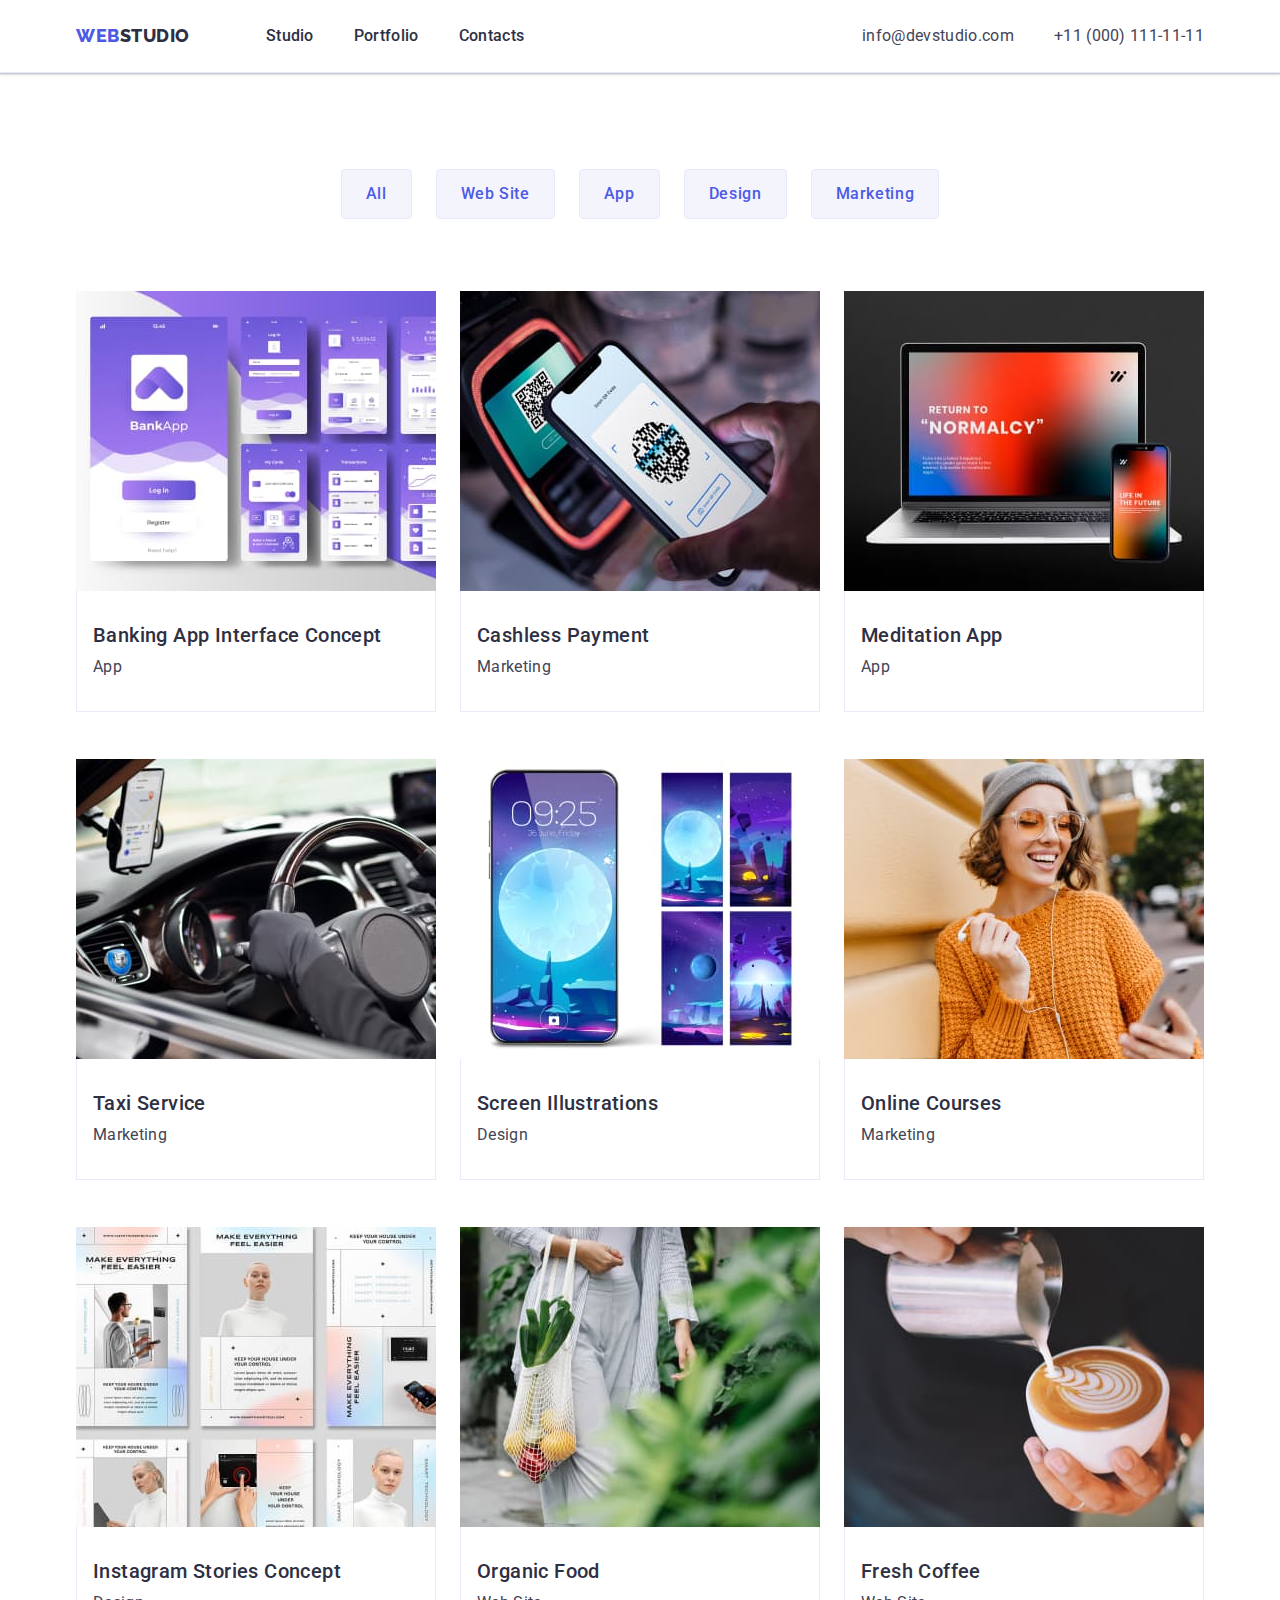
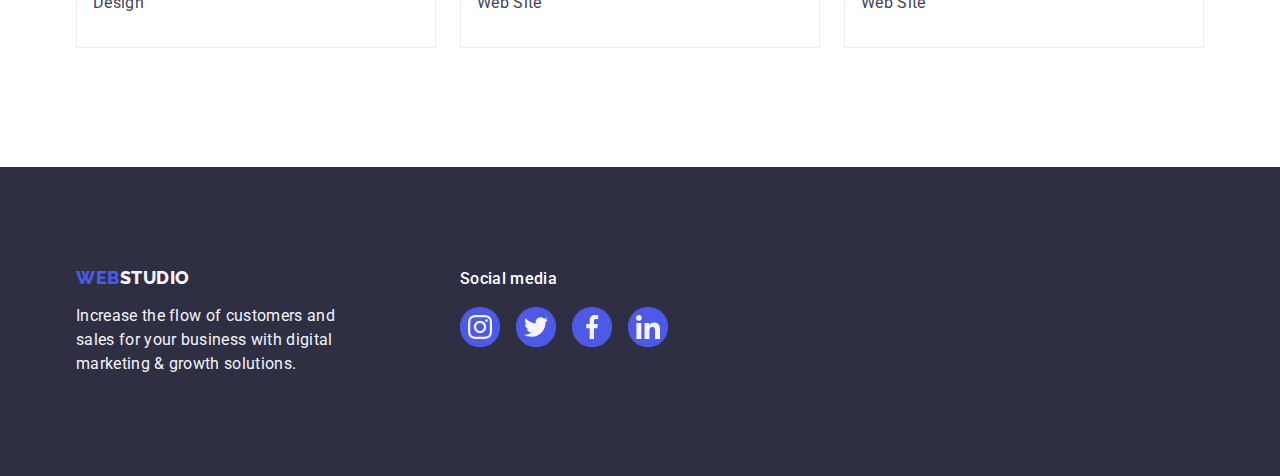
<file: portfolio.html>
<!DOCTYPE html>
<html lang="en">
<head>
    <meta charset="UTF-8">
    <meta name="viewport" content="width=device-width, initial-scale=1.0">

    <title>Homework-2</title>
    <link rel="preconnect" href="https://fonts.googleapis.com">
    <link rel="preconnect" href="https://fonts.gstatic.com" crossorigin>
    <link href="https://fonts.googleapis.com/css2?family=Raleway:wght@800&family=Roboto:wght@400;500;700;900&display=swap"
        rel="stylesheet">

    <link rel="stylesheet" href="https://cdnjs.cloudflare.com/ajax/libs/modern-normalize/2.0.0/modern-normalize.min.css"
        integrity="sha512-4xo8blKMVCiXpTaLzQSLSw3KFOVPWhm/TRtuPVc4WG6kUgjH6J03IBuG7JZPkcWMxJ5huwaBpOpnwYElP/m6wg=="
        crossorigin="anonymous" referrerpolicy="no-referrer" />
    
    <link rel="stylesheet" href="css/styles.css">
</head>
<body>
    <header class="header">
<div class="container container-header">
        <nav class="nav">
        <a class="logo link" href="#">Web<span class="studio-logo">Studio</span></a>
            <ul class="nav-list list">
                <li><a class="menu link" href="./index.html">Studio</a></li>
                <li><a class="menu link" href="./portfolio.html">Portfolio</a></li>
                <li><a class="menu link" href="">Contacts</a></li>
            </ul>
        </nav>
        <address class="contacts">
            <ul class="address-list list">
                <li><a class="address link" href="mailto:info@devstudio.com">info@devstudio.com</a></li>
                <li><a class="address link" href="tel:+1100011111">+11 (000) 111-11-11</a></li>
            </ul>
        </address>
</div>
    </header>
    <main>
    <section class="selection-portfolio">
<div class="container container-main-portfolio">

        <h1 class="visually-hidden">Menu</h1>
            <ul class="list button-list">
                <li><button class="button-two" type="button">All</button></li>
                <li><button class="button-two" type="button">Web Site</button></li>
                <li><button class="button-two" type="button">App</button></li>
                <li><button class="button-two" type="button">Design</button></li>
                <li><button class="button-two" type="button">Marketing</button></li>
            </ul>
        <ul class="list menu-list">
            <li class="menu-list-li">
                <a class="link link-portfolio" href="">
                    <img src="./images/img2-1.jpg" alt="purple-white bankapp with interface" width="360" height="300"/>
                    <div class="App div-a">
                <h2 class="heading-portfolio-two">Banking App Interface Concept</h2>
                <p class="p-portfolio p">App</p>
                    </div></a>
            </li>
            <li class="menu-list-li">
                <a class="link link-portfolio" href="">
                    <img src="./images/img2-2.jpg" alt="contactless payment in a shop" width="360" height="300"/>
                    <div class="App div-a">
                <h2 class="heading-portfolio-two">Cashless Payment</h2>
                <p class="p-portfolio p">Marketing</p></div></a>
            </li>
            <li class="menu-list-li">
                <a class="link link-portfolio" href="">
                    <img src="./images/img2-3.jpg" alt="Laptop with colorful wallpaper - return to normalncy" width="360" height="300"/>
                    <div class="App div-a">
                <h2 class="heading-portfolio-two">Meditation App</h2>
                <p class="p-portfolio p">App</p></div></a>
            </li>
            <li class="menu-list-li"><a class="link link-portfolio" href="">
                <img src="./images/img2-4.jpg" alt="steering wheel in front of a man" width="360" height="300"/>
                <div class="App div-a">
                <h2 class="heading-portfolio-two">Taxi Service</h2>
                <p class="p-portfolio p">Marketing</p></div></a>
            </li>
            <li class="menu-list-li"><a class="link link-portfolio" href="">
                <img src="./images/img2-5.jpg" alt="purple, dark and cosmic wallpaper on the phone" width="360" height="300"/>
                <div class="App div-a">
                <h2 class="heading-portfolio-two">Screen Illustrations</h2>
                <p class="p-portfolio p">Design</p></div></a>
            </li>
            <li class="menu-list-li"><a class="link link-portfolio" href="">
                <img src="./images/img2-6.jpg" alt="happy woman in yellow sweater" width="360" height="300"/>
                <div class="App div-a">
                <h2 class="heading-portfolio-two">Online Courses</h2>
                <p class="p-portfolio p">Marketing</p></div></a>
            </li>
            <li class="menu-list-li"><a class="link link-portfolio" href="">
                <img src="./images/img2-7.jpg" alt="white design on the phone screen" width="360" height="300"/>
                <div class="App div-a">
                <h2 class="heading-portfolio-two">Instagram Stories Concept</h2>
                <p class="p-portfolio p">Design</p></div></a>
            </li>
            <li class="menu-list-li"><a class="link link-portfolio" href="">
                <img src="./images/img2-8.jpg" alt="woman in white clothes carrying a food shopping net" width="360" height="300"/>
                <div class="App div-a">
                <h2 class="heading-portfolio-two">Organic Food</h2>
                <p class="p-portfolio p">Web Site</p></div></a>
            </li>
            <li class="menu-list-li"><a class="link link-portfolio" href="">
                <img src="./images/img2-9.jpg" alt="White cup of coffee" width="360" height="300"/>
                <div class="App div-a">
                <h2 class="heading-portfolio-two">Fresh Coffee</h2>
                <p class="p-portfolio p">Web Site</p></div></a>
            </li>
        </ul>
</div>
    </section>
    </main>
        <footer class="footer">
            <div class="container container-footer">
                <div class="footer-div"><a class="logo link logo-footer" href="#">Web<span
                            class="studio-logoo">Studio</span></a>
                    <p class="footer-p">Increase the flow of customers and
                        sales for your business with digital
                        marketing & growth solutions.</p>
                </div>
                <div class="div-icons">
                    <p class="heading-icons">Social media</p>
                    <ul class="list icons-footer">
                        <li class="social-svg">
                            <a class="a-icons" href="">
                                <svg class="icon" width="24" height="24">
                                    <use class="social" href="./images/icons.svg#icon-instagram-2"></use>
                                </svg>
                            </a>
                        </li>
                        <li class="social-svg">
                            <a class="a-icons" href="">
                                <svg class="icon" width="24" height="24">
                                    <use class="social" href="./images/icons.svg#icon-twitter-1"></use>
                                </svg>
                            </a>
                        </li>
                        <li class="social-svg">
                            <a class="a-icons" href="">
                                <svg class="icon" width="24" height="24">
                                    <use class="social" href="./images/icons.svg#icon-facebook-1"></use>
                                </svg>
                            </a>
                        </li>
                        <li class="social-svg">
                            <a class="a-icons" href="">
                                <svg class="icon" width="24" height="24">
                                    <use class="social" href="./images/icons.svg#icon-linkedin-1"></use>
                                </svg>
                            </a>
                        </li>
                    </ul>
                </div>
            </div>
        </footer>
    </body>
</html>
</file>
<file: css/styles.css>
/* general */

:root {
    --brand-color: #434455;
    --color-text: #2e2f42;
    --marka-color: #404BBF;
    --button-two: #4d5ae5;
    --button-one: #4D5AE5;
    --white: #fff;
    --cornflower: #E7E9FC;
    --rectangle: #F4F4FD;
    --border-customers: #8E8F99;
}

body {
    background-color: var(--white);
    color: var(--brand-color);
    font-style: normal;
    font-family: 'Roboto', sans-serif;
}

* {
    box-sizing: border-box;
    margin: 0;
    padding: 0;
}

.container {
    width: 1158px;
    margin: 0 auto;
    align-items: center;
    padding: 0 15px;
}
/* global shit */

.visually-hidden {
    position: absolute;
    width: 1px;
    height: 1px;
    margin: -1px;
    border: 0;
    padding: 0;

    white-space: nowrap;
    clip-path: inset(100%);
    clip: rect(0 0 0 0);
    overflow: hidden;
}

img {
    display: block;
}

a {
    text-decoration: none;
    font-style: normal;
    color: #2E2F42;
    cursor: pointer;
}

.link {
    text-decoration: none;
}

.link:hover,
.link:focus {
    color: var(--marka-color);
}

.list {
    list-style: none;
}

.section {
    justify-content: center;
}

/* header */

.header {
    border-bottom: 1px solid var(--cornflower, #E7E9FC);
    box-shadow: 0px 2px 1px rgba(46, 47, 66, 0.08),
        0px 1px 1px rgba(46, 47, 66, 0.16),
        0px 1px 6px rgba(46, 47, 66, 0.08);;
}

.container-header {
    display: flex;
    height: 72px;
    align-items: center;
}

.logo {
    font-family: 'Raleway', sans-serif;
    font-weight: 800;
    font-size: 18px;
    line-height: 1.17;
    text-transform: uppercase;
    color: #4d5ae5;
    letter-spacing: 0.03em;
    margin-right: 76px;
}

.studio-logo {
    color: #2E2F42;
}

.nav {
    display: flex;
    align-items: center;
}
.nav-list {
    display: flex;
    display: inline-flex;
    align-items: flex-start;
    gap: 40px;
    padding: 24px 0;
}

.contacts {
    font-style: normal;
}

.address {
    color: #434455;
    line-height: 1.5;
    letter-spacing: 0.02em;
}

.address:hover, .address:active {
    color: var(--marka-color);
}
.contacts {
    margin-left: auto;
}

.address-list {
    display: flex;
    gap: 40px;
}

.menu {
    font-weight: 500;
    font-size: 16px;
    line-height: 1.5;
    letter-spacing: 0.02em;
    color: #2e2f42;
    padding: 24px 0;
}

.menu:active {
    color: var(--marka-color);
}

/* main-index.html */

/* section-one*/

.selection-one {
    background-color: #2E2F42 ;
    color: var(--white);
    padding: 188px 0;
    background-image: linear-gradient(rgba(46, 47, 66, 0.7), rgba(46, 47, 66, 0.7)), url(../images/background-image.jpg);
    background-repeat: no-repeat;
    background-position: center;
    background-size: cover;
    height: 600px;
    max-width: 1440px;
    justify-content: center;
    align-items: center;
    margin: auto;
}

.container-main {
    align-items: center;
    justify-content: center;
    flex-direction: column;
    gap: 48px;
}

.heading-one {
    font-size: 56px;
    line-height: 1.07;
    text-align: center;
    letter-spacing: 0.02em;
    max-width: 496px;
    align-items: center;
    justify-content: center;
    font-style: normal;
    font-weight: 700;
    margin: 0 auto;
    margin-bottom: 48px;
}

.button-one {
    background-color: #4d5ae5;
    font-family: "Roboto", sans-serif;
    font-weight: 500;
    line-height: 1.5;
    letter-spacing: 0.04em;
    font-size: 16px;
    color: #ffffff;
    cursor: pointer;
    display: block;
    min-width: 169px;
    height: 56px;
    border: none;
    border-radius: 4px;
    margin: 0 auto;
}

.button-one:hover,
.button-one:focus {
    background-color: var(--marka-color);
}

/* section-two */

.container-two {
    justify-content: center;
    align-content: center;
    flex-direction: row;
    display: flex;
    align-items: center;
}

.selection-two {
    padding: 120px 0;
}

.visually-hidden {
    font-weight: 500;
    font-size: 20px;
    line-height: 1.2;
    letter-spacing: 0.02em;
}

.two-list {
    display: flex;
    gap: 24px;
}

.li-two-list {
    width: calc((100% - 72px) / 4);
}

.heading-three-selection-two {
    font-weight: 500;
    font-size: 20px;
    letter-spacing: 0.02em;
    line-height: 1.2;
    color: #2e2f42;
    margin-bottom: 8px;
}

.p-selection-two {
    line-height: 1.5;
    letter-spacing: 0.02em;
    color: var(--brand-color);
}

/* section-three */

.selection-three {
    padding-bottom: 120px;
}

.heading-two {
    font-size: 36px;
    line-height: 1.11;
    text-align: center;
    letter-spacing: 0.02em;
    text-transform: capitalize;
    color: var(--color-text);
    margin-bottom: 72px;
}

.three-list {
    display: flex;
    gap: 24px;
}

.li-three-list {
    flex-basis: calc((100% - 48px) / 3);
    display: inline-flex;
    flex-direction: column;
    align-items: flex-start;
}

/* section-four */

.container-four {
    align-content: center;
    align-items: center;
    gap: 24px;
}

.selection-four {
    background-color: #F4F4FD;
    padding: 120px 0;
}

.name-list {
    background-color: #FFFFFF;
    border-radius: 0px 0px 4px 4px;
    background: var(--white, #FFF);
    box-shadow: 0px 2px 1px 0px rgba(46, 47, 66, 0.08), 0px 1px 1px 0px rgba(46, 47, 66, 0.16), 0px 1px 6px 0px rgba(46, 47, 66, 0.08);
    width: calc((100% - 72px) / 4);
}

.name-div {
    padding-top: 32px;
    padding-bottom: 32px;
    padding-left: 16px;
    padding-right: 16px;
}

.heading-three {
    font-size: 36px;
    line-height: 1.11;
    text-align: center;
    letter-spacing: 0.02em;
    text-transform: capitalize;
    color: #2e2f42;
    margin-bottom: 72px;
}

.heading-name {
    font-size: 20px;
    line-height: 1.2;
    letter-spacing: 0.02em;
    text-transform: capitalize;
    color: #2e2f42;
    font-weight: 500;
    text-align: center;
    margin-bottom: 8px;
}

.four-list {
    display: flex;
    justify-content: center;
    text-align: center;
    gap: 24px;
}

.p-selection-four {
    font-size: 16px;
    letter-spacing: 0.02em;
    line-height: 1.5;
    color: #434455;
    margin-bottom: 8px;
}

/* section-five */

.selection-five {
    padding: 120px 0;
}

.heading-four {
    font-size: 36px;
    line-height: 1.11;
    text-align: center;
    letter-spacing: 0.02em;
    text-transform: capitalize;
    color: #2e2f42;
    margin-bottom: 72px;
}
/*
.container-five {
    padding-top: 120px;
    padding-bottom: 120px;
}*/

/* footer */

.footer-div {
    margin-right: 120px;
}

.container-footer {
    display: flex;
    align-items: baseline;
}

.studio-logoo {
    color: #F4F4FD;
}

.logo-footer {
    display: inline-block;
    margin-bottom: 16px;
}

.footer {
    background-color: #2E2F42;
    padding: 100px 0;
}

.footer-p {
    color: #F4F4FD;
    line-height: 1.5;
    letter-spacing: 0.02em;
    justify-content: center;
    max-width: 264px;
}

/* main-portfolio */

.link-portfolio {
    display: block;
}

.selection-portfolio {
    padding: 96px 0 120px 0;
}

.container-main-portfolio {
    flex-direction: column;
    justify-content: center;
    align-items: baseline;
}

.buttons-menu {
    display: flex;
    align-items: center;
    justify-content: center;
}

.button-list {
    display: flex;
    gap: 24px;
    justify-content: center;
    margin-bottom: 72px;
}

.button-two {
    background-color: #F4F4FD;
    color: var(--button-two);
    text-align: center;
    cursor: pointer;
    font-family: "Roboto", sans-serif;
    font-weight: 500;
    font-size: 16px;
    line-height: 1.5;
    letter-spacing: 0.04em;
    padding: 12px 24px;
    border: 1px solid var(--cornflower);
    border-radius: 4px;
}
.button-two:hover,
.button-two:focus {
    background-color: var(--marka-color);
    color: var(--white);
    cursor: pointer;
    border: 1px solid transparent;
    box-shadow: 0px 3px 1px rgba(0, 0, 0, 0.1),
        0px 2px 1px rgba(0, 0, 0, 0.08),
        0px 2px 2px rgba(0, 0, 0, 0.12);
}
.menu-list {
    gap: 24px;
    display: flex;
    flex-wrap: wrap;
    justify-content: center;
    gap: 24px;
    row-gap: 48px;
}

.menu-list-li {
    width: 360px;
    height: 420px;
    padding-bottom: 0px;
    flex-direction: column;
    align-items: flex-start;
    gap: 32px;
    flex-shrink: 0;
    row-gap: 48px;
    width: calc((100% - 48px) / 3);
}

.heading-portfolio-two {
    font-weight: 500;
    font-size: 20px;
    line-height: 1.2;
    letter-spacing: 0.02em;
    margin-bottom: 8px;

}

.p-portfolio {
    line-height: 1.5;
    letter-spacing: 0.02em;
    color: #434455;
}


.link-portfolio:hover,
.link-portfolio:focus {
    box-shadow: 0px 1px 6px rgba(46, 47, 66, 0.08),
        0px 1px 1px rgba(46, 47, 66, 0.16),
        0px 2px 1px rgba(46, 47, 66, 0.08);
}

.div-a {
    border: 1px solid var(--cornflower, #E7E9FC);
    border-top: none;
    padding: 32px 16px 32px;
}
/*
.div-a:hover {
    border: 1px solid #F4F4FD;
    background: var(--white, #FFF); 
    box-shadow: 0px 2px 1px 0px rgba(46, 47, 66, 0.08), 0px 1px 1px 0px rgba(46, 47, 66, 0.16), 0px 1px 6px 0px rgba(46, 47, 66, 0.08);
}*/

/* ICONS */

.icons {
    display: flex;
    justify-content: center;
    align-items: center;
    gap: 24px;
}

.heading-icons {
        font-family: 'Roboto', sans-serif;
        font-size: 16px;
        font-weight: 500;
        line-height: 24px;
        letter-spacing: 0.02em;
        text-align: left;
        color: var(--white);
        margin-bottom: 16px;
} 

.div-icons {
    margin-right:120px;
    gap: 120px;
    align-items: baseline;
}

.icons-social {
    display: inline-flex;
    align-items: flex-start;
    gap: 16px;
}

.icons-footer {
    display: flex;
    align-items: flex-start;
    gap: 16px;
}

.social {
    width: 24px;
    height: 24px;
    flex-shrink: 0;
}

.icon {
    display: inline-block;
    width: 24px;
    height: 24px;
    stroke-width: 0;
    stroke: currentColor;
    fill: #f4f4fd;
}

.social-svg {
    background-color: #4D5AE5;
    border-radius: 100%;
}


.a-icons,
.a-icons-name {
    display: flex;
    align-items: center;
    justify-content: center;
    width: 40px;
    height: 40px;
    background-color: #4d5ae5;
    border-radius: 50%;
}

.a-icons:hover,
.a-icons:focus {
    background-color: #31d0aa;
}

.a-icons-name:hover,
.a-icons-name:focus{
    background-color: #404bbf;
}

.icons-social-name {
    display: flex;
    align-items: flex-start;
    gap: 24px;
    justify-content: center;
}

.icon-name {
    display: inline-block;
    width: 16px;
    height: 16px;
    stroke-width: 0;
    stroke: currentColor;
    fill: currentColor;
    fill: #f4f4fd;
}

.social-name {
    width: 16px;
    height: 16px;
    flex-shrink: 0; 
}
.rectangle-icons {
    width: 60px;
    height: 60px;
}
.rectangle {
    width: 264px;
    height: 112px;
    flex-shrink: 0;
    justify-content: center;
    border-radius: 4px;
    background: var(--rectangle, #F4F4FD);
    padding: 24px 100px 24px 100px;
    margin-bottom: 8px;
    display: flex;
    align-items: center;
}

.guwno {
    display: inline-flex;
    align-items: flex-start;
    gap: 24px;
}

.customers-li {
    width: calc((100% - 120px) / 6);
    height: 88px;
}

.customers-icon {
    display: flex;
    gap: 24px;
}

.customers-a {
    border: 1px solid currentColor;
    border-radius: 4px;
    display: flex;
    align-items: center;
    color: #8e8f99;
    justify-content: center;
    width: 100%;
    height: 100%;
}

.customers-a:hover,
.customers-a:focus {
    /* border-color: #404bbf; */
    color: #404bbf;
}
.svg-customers {
    fill: currentColor;
}
</file>
